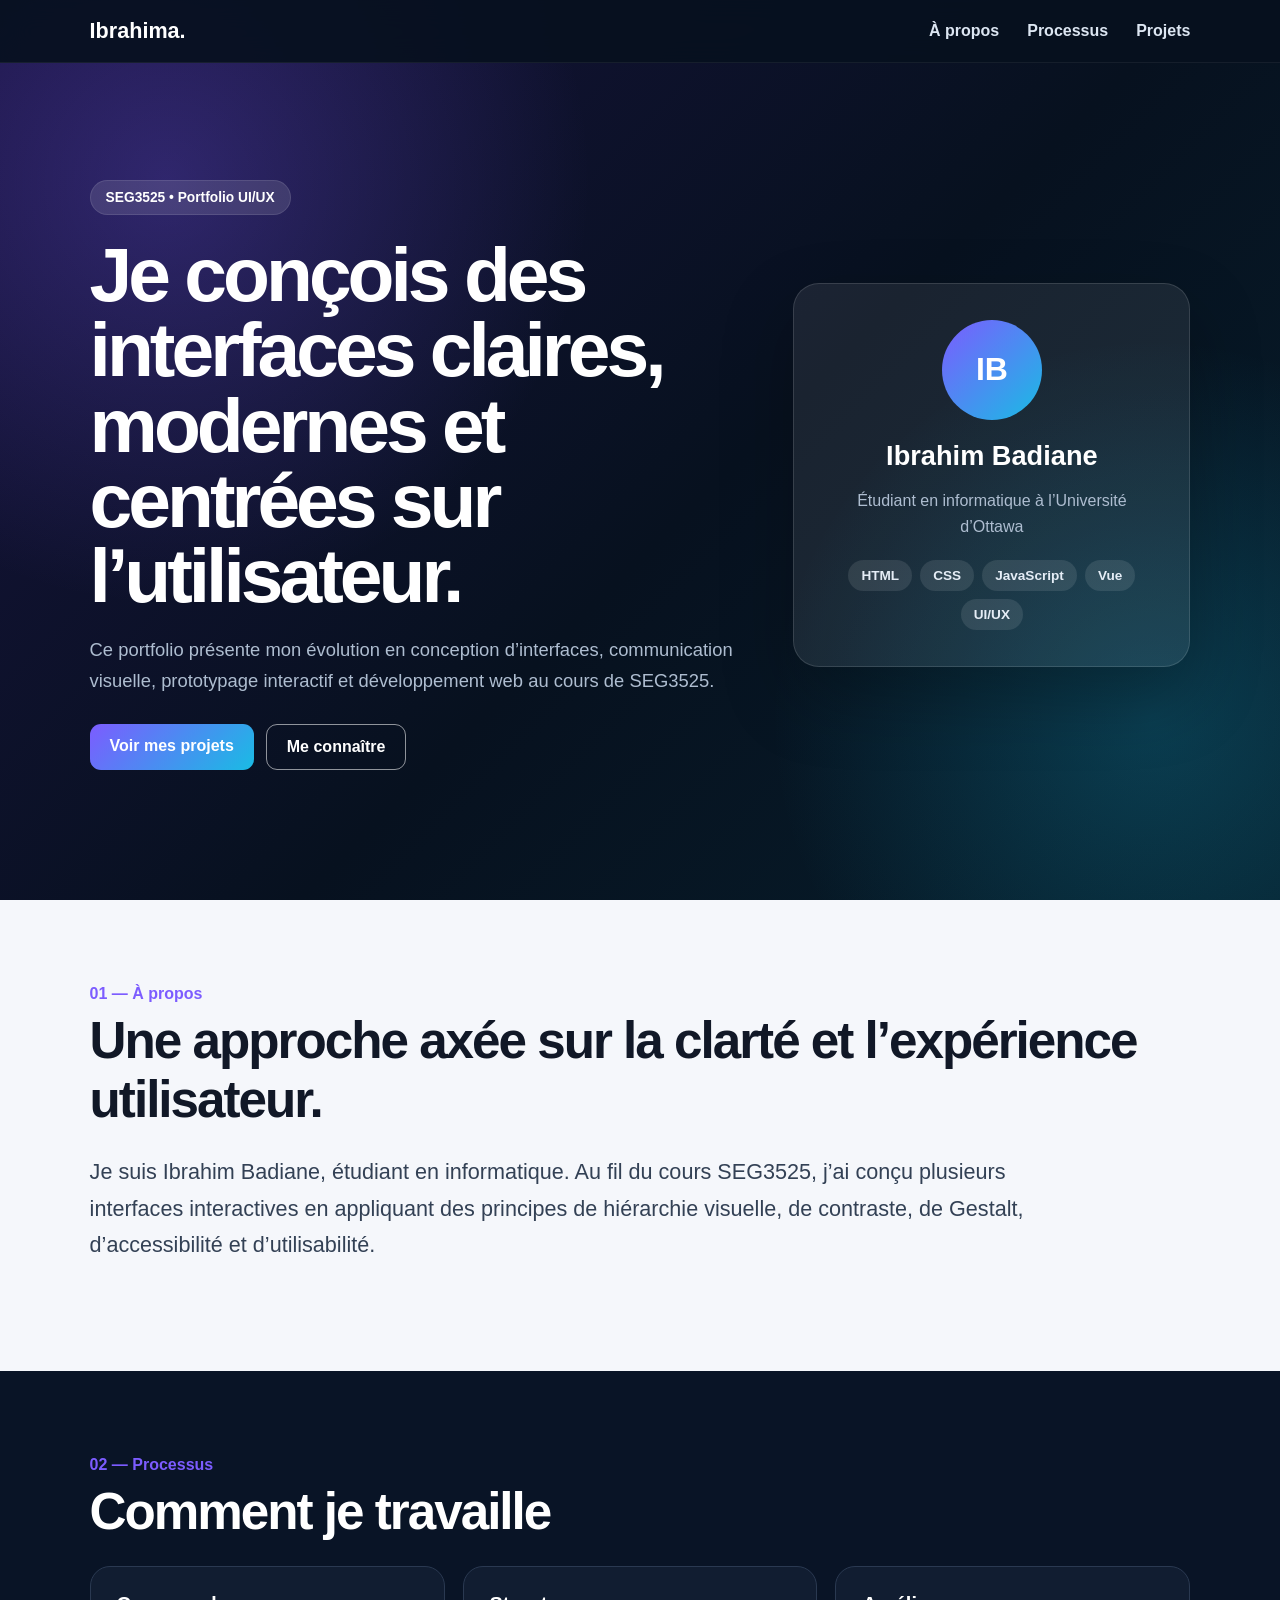
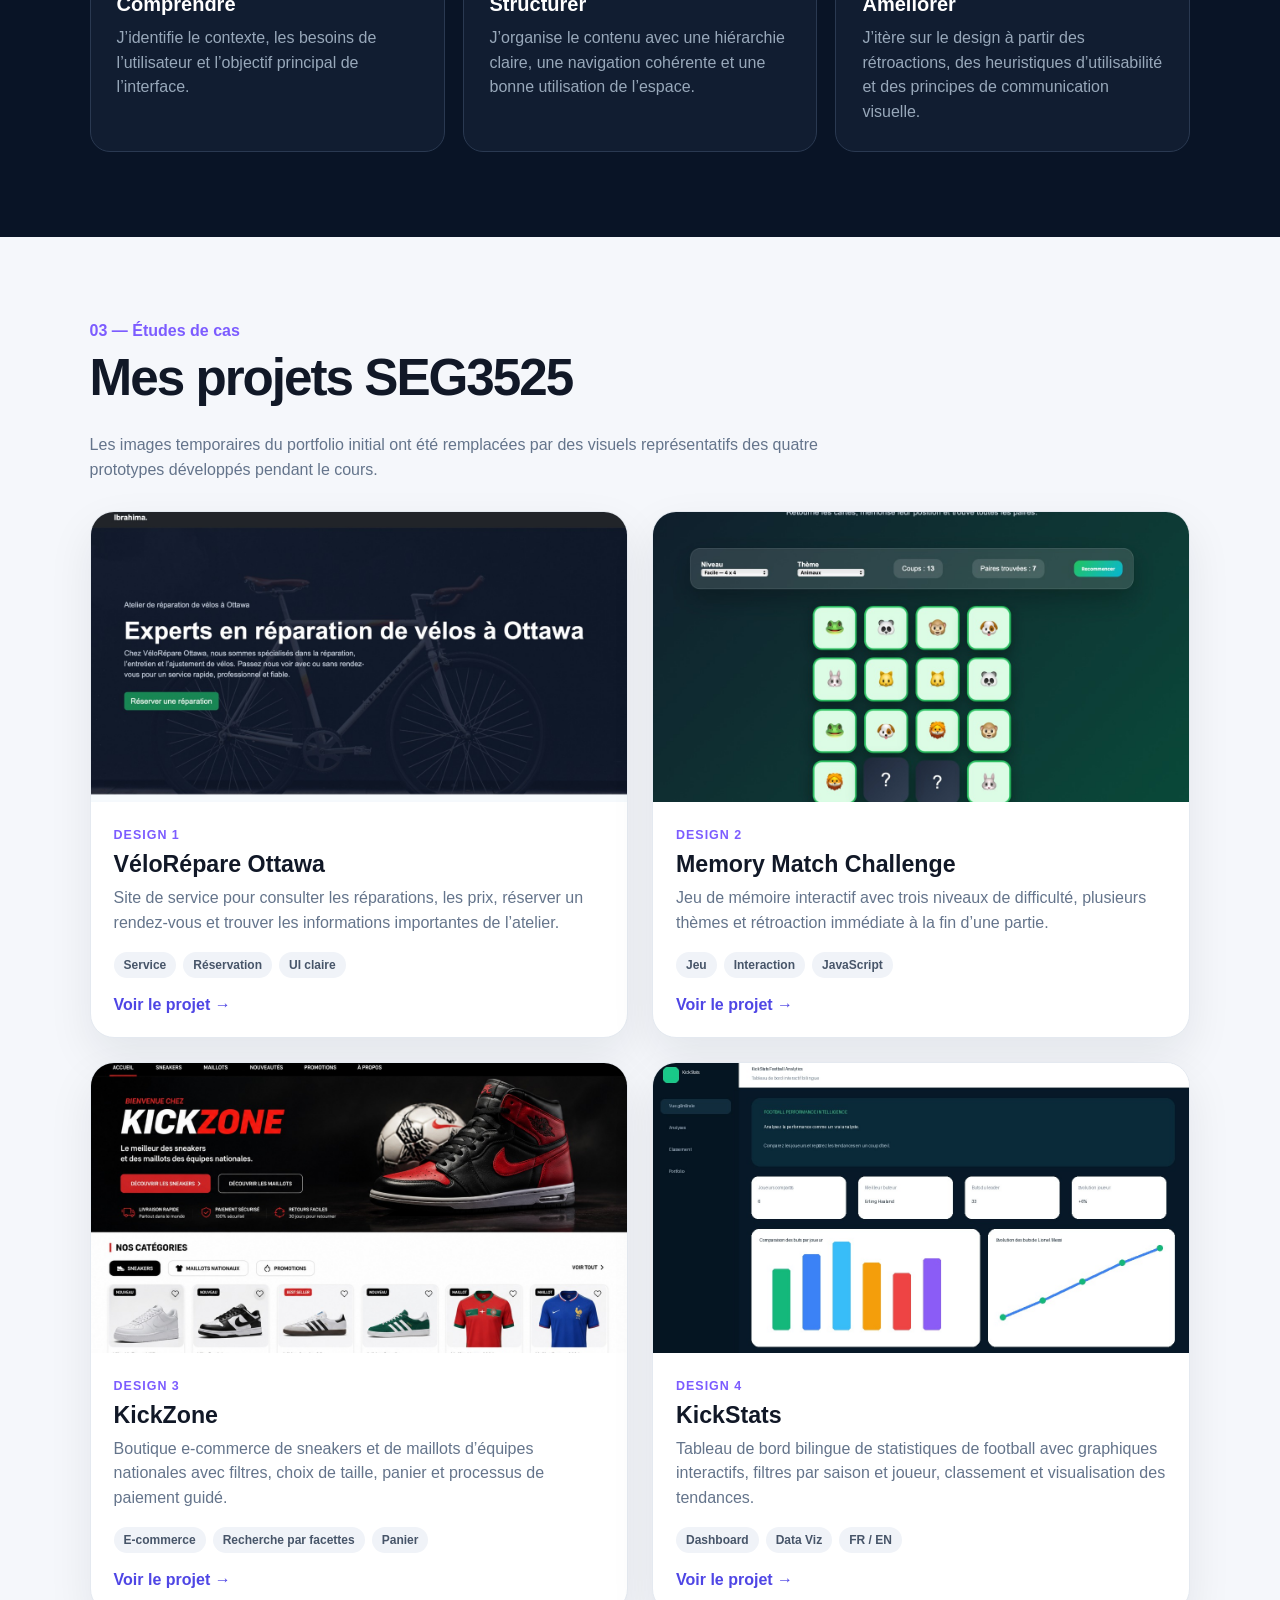
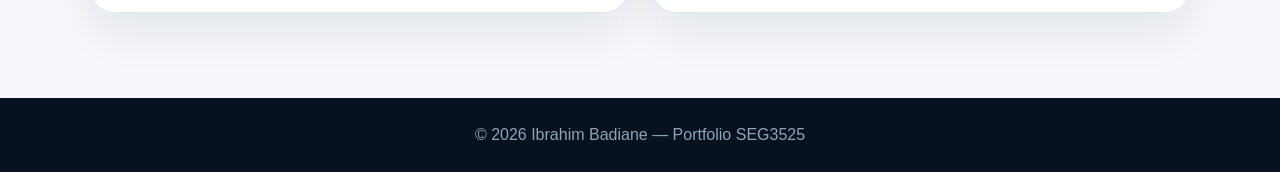
<file: index.html>
<!DOCTYPE html>
<html lang="fr">
<head>
<meta charset="UTF-8">
<meta name="viewport" content="width=device-width, initial-scale=1.0">
<title>Portfolio | Ibrahim Badiane</title>
<style>
:root{
  --bg:#07111f;
  --panel:#0d1a2b;
  --panel2:#111f33;
  --text:#f7f9fc;
  --muted:#a2afc0;
  --line:#263750;
  --purple:#7c5cff;
  --cyan:#19bce4;
  --green:#18c98a;
  --pink:#eb3e78;
}
*{box-sizing:border-box}
html{scroll-behavior:smooth}
body{
  margin:0;
  font-family:Inter,Arial,Helvetica,sans-serif;
  background:#f5f7fb;
  color:#111827;
}
a{text-decoration:none;color:inherit}
nav{
  position:fixed;
  top:0;left:0;right:0;
  z-index:50;
  display:flex;
  align-items:center;
  justify-content:space-between;
  padding:18px 7%;
  background:rgba(7,17,31,.92);
  backdrop-filter:blur(14px);
  color:white;
  border-bottom:1px solid rgba(255,255,255,.06);
}
.brand{font-size:1.35rem;font-weight:900}
.nav-links{display:flex;gap:28px;font-weight:700}
.nav-links a{color:#dce6f2}
.hero{
  min-height:100vh;
  display:grid;
  grid-template-columns:1.25fr .75fr;
  gap:42px;
  align-items:center;
  padding:120px 7% 70px;
  color:white;
  background:
    radial-gradient(circle at 13% 20%,rgba(124,92,255,.28),transparent 32%),
    radial-gradient(circle at 90% 80%,rgba(25,188,228,.22),transparent 28%),
    linear-gradient(135deg,#17123d,#07111f 55%,#061e2b);
}
.hero-badge{
  display:inline-block;
  background:rgba(255,255,255,.12);
  border:1px solid rgba(255,255,255,.1);
  padding:9px 15px;
  border-radius:999px;
  font-weight:800;
  font-size:.86rem;
}
.hero h1{
  font-size:clamp(3rem,6vw,6rem);
  line-height:.98;
  letter-spacing:-4px;
  margin:22px 0 22px;
  max-width:900px;
}
.hero p{
  max-width:760px;
  font-size:1.15rem;
  line-height:1.65;
  color:#aebdd0;
}
.hero-actions{display:flex;gap:12px;margin-top:28px;flex-wrap:wrap}
.btn{
  padding:13px 20px;
  border-radius:11px;
  font-weight:900;
  display:inline-block;
}
.btn-primary{background:linear-gradient(135deg,var(--purple),var(--cyan));color:white}
.btn-outline{border:1px solid rgba(255,255,255,.55);color:white}
.profile{
  background:rgba(255,255,255,.08);
  border:1px solid rgba(255,255,255,.13);
  border-radius:26px;
  padding:36px;
  text-align:center;
  box-shadow:0 30px 70px rgba(0,0,0,.25);
}
.avatar{
  width:100px;height:100px;
  margin:0 auto 20px;
  border-radius:50%;
  display:grid;place-items:center;
  font-size:2rem;font-weight:900;
  background:linear-gradient(135deg,var(--purple),var(--cyan));
}
.profile h3{font-size:1.7rem;margin:0}
.profile p{color:#aebdd0;font-size:1rem}
.skills{display:flex;justify-content:center;gap:8px;flex-wrap:wrap;margin-top:20px}
.skills span{
  background:rgba(255,255,255,.1);
  padding:8px 13px;
  border-radius:999px;
  color:#e5edf6;
  font-weight:700;
  font-size:.85rem;
}
.section{padding:85px 7%}
.section.dark{background:#091426;color:white}
.section-label{color:var(--purple);font-weight:900;margin-bottom:8px}
.section h2{font-size:clamp(2rem,4vw,3.5rem);margin:0 0 25px;letter-spacing:-2px}
.about-text{font-size:1.35rem;line-height:1.7;max-width:970px;color:#334155}
.process-grid{display:grid;grid-template-columns:repeat(3,1fr);gap:18px}
.process-card{
  background:#111d31;
  border:1px solid #2a3951;
  border-radius:20px;
  padding:26px;
}
.process-card h3{font-size:1.25rem;margin:0 0 10px}
.process-card p{color:#98a8ba;line-height:1.55;margin:0}
.projects-intro{max-width:800px;color:#64748b;line-height:1.6;margin-bottom:28px}
.projects-grid{display:grid;grid-template-columns:repeat(2,1fr);gap:24px}
.project{
  position:relative;
  overflow:hidden;
  border-radius:24px;
  background:white;
  border:1px solid #e4e9f0;
  box-shadow:0 18px 45px rgba(15,23,42,.08);
  transition:.28s;
}
.project:hover{transform:translateY(-7px);box-shadow:0 28px 65px rgba(15,23,42,.15)}
.project-image{
  height:290px;
  overflow:hidden;
  background:#e8edf4;
}
.project-image img{
  width:100%;
  height:100%;
  object-fit:cover;
  display:block;
  transition:.35s;
}
.project:hover .project-image img{transform:scale(1.035)}
.project-body{padding:23px}
.project-num{
  display:inline-block;
  color:var(--purple);
  font-size:.78rem;
  font-weight:900;
  text-transform:uppercase;
  letter-spacing:1px;
}
.project h3{font-size:1.45rem;margin:8px 0 8px}
.project p{margin:0;color:#64748b;line-height:1.55}
.project-tags{display:flex;gap:7px;flex-wrap:wrap;margin-top:16px}
.project-tags span{
  padding:6px 10px;
  border-radius:999px;
  background:#f0f3f8;
  color:#475569;
  font-size:.75rem;
  font-weight:800;
}
.project-link{
  display:inline-block;
  margin-top:18px;
  font-weight:900;
  color:#4f46e5;
}
footer{
  background:#07111f;
  color:#93a4b8;
  text-align:center;
  padding:28px;
}
@media(max-width:900px){
  .hero{grid-template-columns:1fr}
  .projects-grid,.process-grid{grid-template-columns:1fr}
  .nav-links{gap:12px;font-size:.86rem}
}
</style>
</head>
<body>

<nav>
  <a href="#" class="brand">Ibrahima.</a>
  <div class="nav-links">
    <a href="#about">À propos</a>
    <a href="#process">Processus</a>
    <a href="#projects">Projets</a>
  </div>
</nav>

<header class="hero">
  <div>
    <span class="hero-badge">SEG3525 • Portfolio UI/UX</span>
    <h1>Je conçois des interfaces claires, modernes et centrées sur l’utilisateur.</h1>
    <p>
      Ce portfolio présente mon évolution en conception d’interfaces, communication visuelle,
      prototypage interactif et développement web au cours de SEG3525.
    </p>
    <div class="hero-actions">
      <a href="#projects" class="btn btn-primary">Voir mes projets</a>
      <a href="#about" class="btn btn-outline">Me connaître</a>
    </div>
  </div>

  <aside class="profile">
    <div class="avatar">IB</div>
    <h3>Ibrahim Badiane</h3>
    <p>Étudiant en informatique à l’Université d’Ottawa</p>
    <div class="skills">
      <span>HTML</span>
      <span>CSS</span>
      <span>JavaScript</span>
      <span>Vue</span>
      <span>UI/UX</span>
    </div>
  </aside>
</header>

<main>

<section id="about" class="section">
  <div class="section-label">01 — À propos</div>
  <h2>Une approche axée sur la clarté et l’expérience utilisateur.</h2>
  <p class="about-text">
    Je suis Ibrahim Badiane, étudiant en informatique. Au fil du cours SEG3525,
    j’ai conçu plusieurs interfaces interactives en appliquant des principes de hiérarchie visuelle,
    de contraste, de Gestalt, d’accessibilité et d’utilisabilité.
  </p>
</section>

<section id="process" class="section dark">
  <div class="section-label">02 — Processus</div>
  <h2>Comment je travaille</h2>

  <div class="process-grid">
    <div class="process-card">
      <h3>Comprendre</h3>
      <p>J’identifie le contexte, les besoins de l’utilisateur et l’objectif principal de l’interface.</p>
    </div>
    <div class="process-card">
      <h3>Structurer</h3>
      <p>J’organise le contenu avec une hiérarchie claire, une navigation cohérente et une bonne utilisation de l’espace.</p>
    </div>
    <div class="process-card">
      <h3>Améliorer</h3>
      <p>J’itère sur le design à partir des rétroactions, des heuristiques d’utilisabilité et des principes de communication visuelle.</p>
    </div>
  </div>
</section>

<section id="projects" class="section">
  <div class="section-label">03 — Études de cas</div>
  <h2>Mes projets SEG3525</h2>
  <p class="projects-intro">
    Les images temporaires du portfolio initial ont été remplacées par des visuels représentatifs
    des quatre prototypes développés pendant le cours.
  </p>

  <div class="projects-grid">

    <article class="project">
      <a href="design1.html">
        <div class="project-image">
          <img src="portfolio-images/service.jpg" alt="Aperçu du site VéloRépare Ottawa">
        </div>
      </a>
      <div class="project-body">
        <span class="project-num">Design 1</span>
        <h3>VéloRépare Ottawa</h3>
        <p>Site de service pour consulter les réparations, les prix, réserver un rendez-vous et trouver les informations importantes de l’atelier.</p>
        <div class="project-tags"><span>Service</span><span>Réservation</span><span>UI claire</span></div>
        <a class="project-link" href="design1.html">Voir le projet →</a>
      </div>
    </article>

    <article class="project">
      <a href="design2.html">
        <div class="project-image">
          <img src="portfolio-images/memory.jpg" alt="Aperçu du jeu Memory Match Challenge">
        </div>
      </a>
      <div class="project-body">
        <span class="project-num">Design 2</span>
        <h3>Memory Match Challenge</h3>
        <p>Jeu de mémoire interactif avec trois niveaux de difficulté, plusieurs thèmes et rétroaction immédiate à la fin d’une partie.</p>
        <div class="project-tags"><span>Jeu</span><span>Interaction</span><span>JavaScript</span></div>
        <a class="project-link" href="design2.html">Voir le projet →</a>
      </div>
    </article>

    <article class="project">
      <a href="design3.html">
        <div class="project-image">
          <img src="portfolio-images/shop.jpg" alt="Aperçu du site e-commerce KickZone">
        </div>
      </a>
      <div class="project-body">
        <span class="project-num">Design 3</span>
        <h3>KickZone</h3>
        <p>Boutique e-commerce de sneakers et de maillots d’équipes nationales avec filtres, choix de taille, panier et processus de paiement guidé.</p>
        <div class="project-tags"><span>E-commerce</span><span>Recherche par facettes</span><span>Panier</span></div>
        <a class="project-link" href="design3.html">Voir le projet →</a>
      </div>
    </article>

    <article class="project">
      <a href="design4.html">
        <div class="project-image">
          <img src="portfolio-images/dashboard.jpg" alt="Aperçu du tableau de bord KickStats">
        </div>
      </a>
      <div class="project-body">
        <span class="project-num">Design 4</span>
        <h3>KickStats</h3>
        <p>Tableau de bord bilingue de statistiques de football avec graphiques interactifs, filtres par saison et joueur, classement et visualisation des tendances.</p>
        <div class="project-tags"><span>Dashboard</span><span>Data Viz</span><span>FR / EN</span></div>
        <a class="project-link" href="design4.html">Voir le projet →</a>
      </div>
    </article>

  </div>
</section>

</main>

<footer>
  © 2026 Ibrahim Badiane — Portfolio SEG3525
</footer>

</body>
</html>
</file>
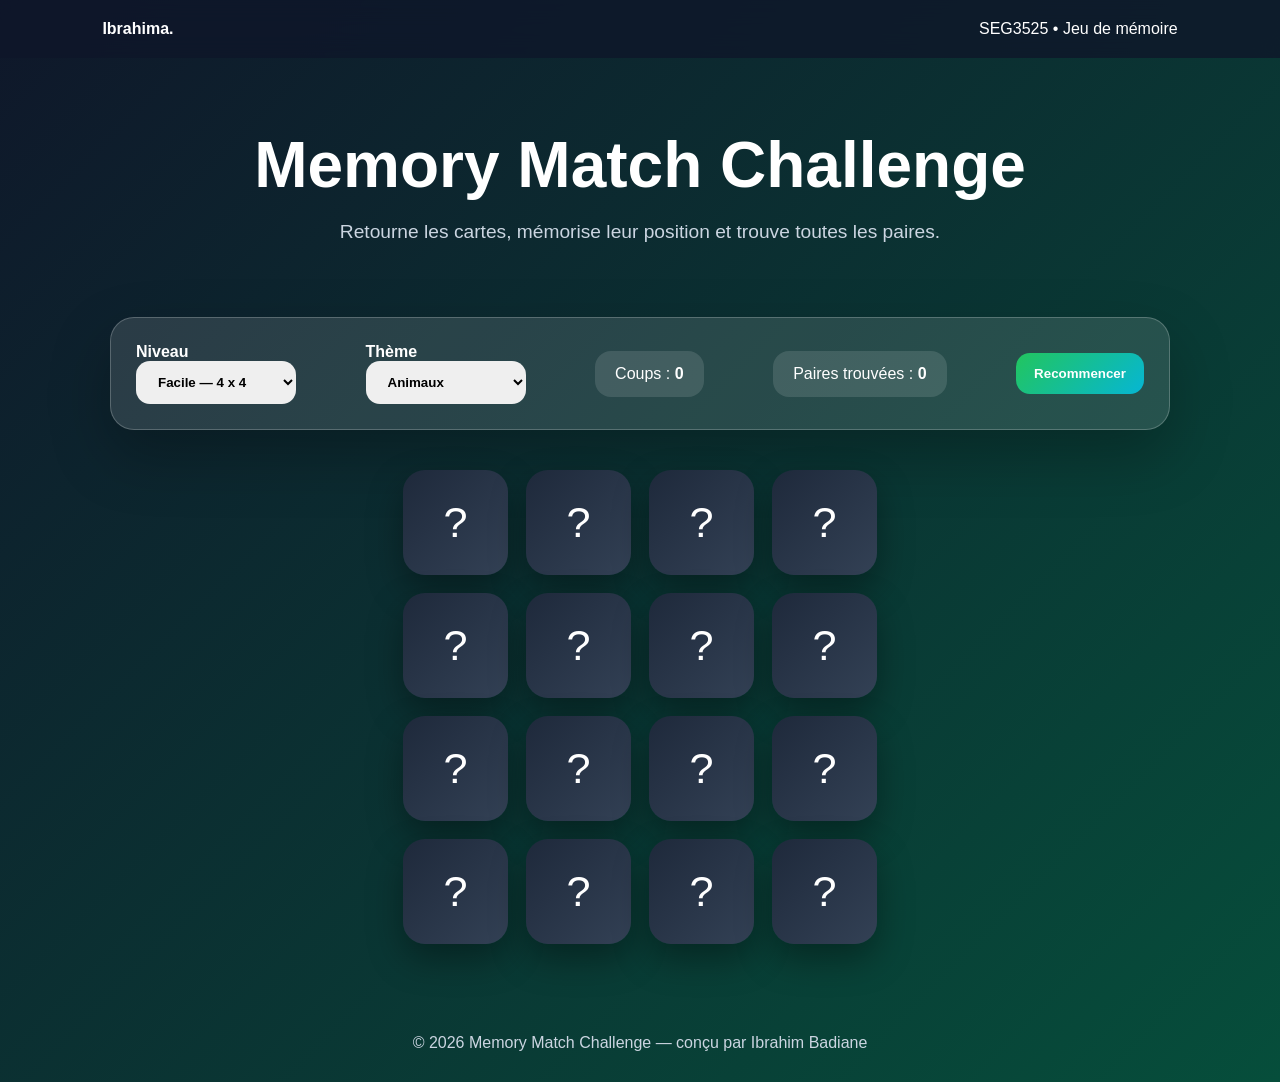
<file: design2.html>
<!DOCTYPE html>
<html lang="fr">
<head>
<meta charset="UTF-8">
<meta name="viewport" content="width=device-width, initial-scale=1.0">
<title>Memory Match Challenge</title>

<style>
* { box-sizing: border-box; }

body {
  margin: 0;
  font-family: Arial, sans-serif;
  background: linear-gradient(135deg, #0f172a, #064e3b);
  color: white;
  min-height: 100vh;
}

nav {
  padding: 20px 8%;
  display: flex;
  justify-content: space-between;
  align-items: center;
  background: rgba(15, 23, 42, 0.78);
  backdrop-filter: blur(12px);
}

nav a {
  color: white;
  text-decoration: none;
  font-weight: bold;
}

.hero {
  text-align: center;
  padding: 70px 8% 35px;
}

.hero h1 {
  font-size: 4rem;
  margin: 0;
  font-weight: 800;
}

.hero p {
  color: #cbd5e1;
  font-size: 1.2rem;
}

.game-container {
  max-width: 1100px;
  margin: 0 auto;
  padding: 20px;
}

.panel {
  background: rgba(255, 255, 255, 0.12);
  border: 1px solid rgba(255, 255, 255, 0.22);
  border-radius: 24px;
  padding: 25px;
  display: flex;
  justify-content: space-between;
  align-items: center;
  gap: 22px;
  flex-wrap: wrap;
  box-shadow: 0 25px 60px rgba(0, 0, 0, 0.25);
}

.stat {
  background: rgba(255, 255, 255, 0.12);
  padding: 14px 20px;
  border-radius: 16px;
}

select, button {
  padding: 13px 18px;
  border-radius: 14px;
  border: none;
  font-weight: bold;
}

select { min-width: 160px; }

button {
  background: linear-gradient(135deg, #22c55e, #06b6d4);
  color: white;
  cursor: pointer;
  transition: 0.25s;
}

button:hover { transform: translateY(-2px); }

.grid {
  display: grid;
  gap: 18px;
  justify-content: center;
  margin: 40px auto;
}

.card {
  height: 105px;
  width: 105px;
  border-radius: 22px;
  background: linear-gradient(135deg, #1e293b, #334155);
  color: white;
  font-size: 2.7rem;
  display: flex;
  align-items: center;
  justify-content: center;
  cursor: pointer;
  box-shadow: 0 15px 35px rgba(0, 0, 0, 0.35);
  transition: 0.25s;
  user-select: none;
}

.card:hover { transform: translateY(-6px) scale(1.03); }

.card.flipped {
  background: white;
  color: #0f172a;
  border: 4px solid #22c55e;
}

.card.matched {
  background: #dcfce7;
  color: #14532d;
  border: 4px solid #22c55e;
  cursor: default;
}

.message {
  text-align: center;
  font-size: 1.3rem;
  font-weight: bold;
  color: #bbf7d0;
}

footer {
  text-align: center;
  color: #cbd5e1;
  padding: 30px;
}

@media(max-width: 800px) {
  .hero h1 { font-size: 2.5rem; }

  .grid { gap: 10px; }

  .card {
    width: 70px;
    height: 70px;
    font-size: 2rem;
    border-radius: 14px;
  }
}
</style>
</head>

<body>

<nav>
  <a href="index.html">Ibrahima.</a>
  <span>SEG3525 • Jeu de mémoire</span>
</nav>

<header class="hero">
  <h1>Memory Match Challenge</h1>
  <p>Retourne les cartes, mémorise leur position et trouve toutes les paires.</p>
</header>

<main class="game-container">

  <section class="panel">
    <div>
      <label for="level"><strong>Niveau</strong></label><br>
      <select id="level" onchange="startGame()">
        <option value="easy">Facile — 4 x 4</option>
        <option value="medium">Moyen — 5 x 4</option>
        <option value="hard">Difficile — 6 x 4</option>
      </select>
    </div>

    <div>
      <label for="theme"><strong>Thème</strong></label><br>
      <select id="theme" onchange="startGame()">
        <option value="animaux">Animaux</option>
        <option value="sport">Sport</option>
        <option value="pays">Pays</option>
      </select>
    </div>

    <div class="stat">
      Coups : <strong id="moves">0</strong>
    </div>

    <div class="stat">
      Paires trouvées : <strong id="pairs">0</strong>
    </div>

    <button onclick="startGame()">Recommencer</button>
  </section>

  <section class="grid" id="gameBoard"></section>

  <div class="message" id="message"></div>

</main>

<footer>
  © 2026 Memory Match Challenge — conçu par Ibrahim Badiane
</footer>

<script>
const themes = {
  animaux: ["🐶","🐱","🐼","🐸","🐵","🦁","🐰","🐨","🐯","🦊","🐮","🐷"],
  sport: ["⚽","🏀","🏈","🎾","🏐","⚾","🥊","🏓","⛳","🏸","🏒","🏉"],
  pays: ["🇨🇦","🇫🇷","🇩🇿","🇸🇳","🇨🇮","🇺🇸","🇲🇦","🇪🇬","🇪🇸","🇨🇩","🇵🇹","🇹🇳"]
};

let cards = [];
let flipped = [];
let moves = 0;
let matchedPairs = 0;
let totalPairs = 0;

function shuffle(array) {
  return array.sort(() => Math.random() - 0.5);
}

function startGame() {
  const level = document.getElementById("level").value;
  const theme = document.getElementById("theme").value;

  let pairCount;
  let columns;

  if (level === "easy") {
    pairCount = 8;
    columns = 4;
  } else if (level === "medium") {
    pairCount = 10;
    columns = 5;
  } else {
    pairCount = 12;
    columns = 6;
  }

  const selectedItems = themes[theme].slice(0, pairCount);

  moves = 0;
  matchedPairs = 0;
  totalPairs = selectedItems.length;
  flipped = [];

  document.getElementById("moves").innerText = moves;
  document.getElementById("pairs").innerText = matchedPairs;
  document.getElementById("message").innerHTML = "";

  cards = shuffle([...selectedItems, ...selectedItems]);

  const board = document.getElementById("gameBoard");
  board.innerHTML = "";
  board.style.gridTemplateColumns = `repeat(${columns}, 105px)`;

  cards.forEach((item, index) => {
    const card = document.createElement("div");
    card.className = "card";
    card.innerText = "?";
    card.onclick = () => flipCard(card, index);
    board.appendChild(card);
  });
}

function flipCard(card, index) {
  if (flipped.length === 2) return;
  if (card.classList.contains("flipped")) return;
  if (card.classList.contains("matched")) return;

  card.innerText = cards[index];
  card.classList.add("flipped");
  flipped.push({ card, index });

  if (flipped.length === 2) {
    moves++;
    document.getElementById("moves").innerText = moves;

    const first = flipped[0];
    const second = flipped[1];

    if (cards[first.index] === cards[second.index]) {
      first.card.classList.add("matched");
      second.card.classList.add("matched");

      matchedPairs++;
      document.getElementById("pairs").innerText = matchedPairs;

      flipped = [];

      if (matchedPairs === totalPairs) {
        document.getElementById("message").innerHTML = `
          <div style="
            background: rgba(34,197,94,0.22);
            border: 2px solid #22c55e;
            padding: 28px;
            border-radius: 22px;
            max-width: 650px;
            margin: 25px auto;
            box-shadow: 0 15px 40px rgba(0,0,0,0.3);
          ">
            <h2>🎉 Félicitations ! 🎉</h2>
            <p>Vous avez trouvé toutes les paires.</p>
            <p><strong>Nombre de coups :</strong> ${moves}</p>
            <p>Bravo! Vous avez bien utilisé votre mémoire visuelle.</p>
          </div>
        `;
      }
    } else {
      setTimeout(() => {
        first.card.innerText = "?";
        second.card.innerText = "?";
        first.card.classList.remove("flipped");
        second.card.classList.remove("flipped");
        flipped = [];
      }, 850);
    }
  }
}

startGame();
</script>

</body>
</html>
</file>
